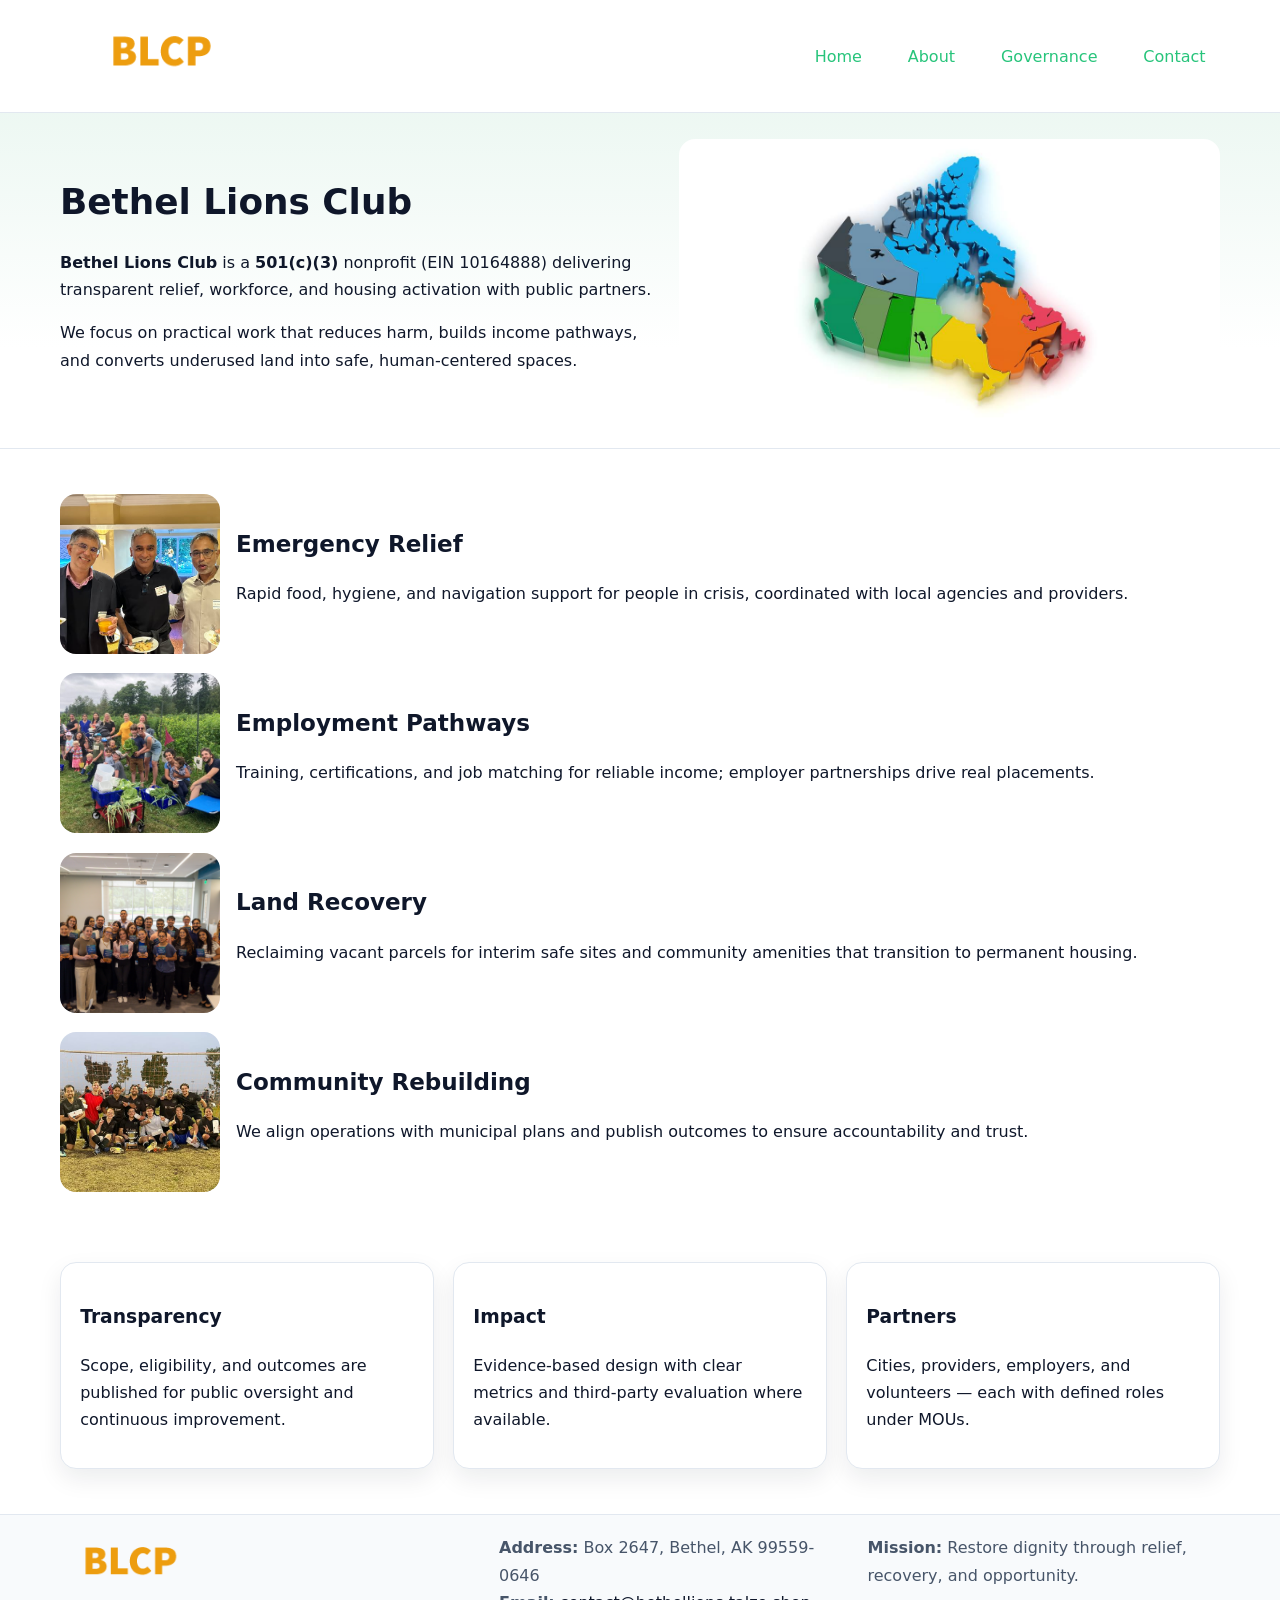
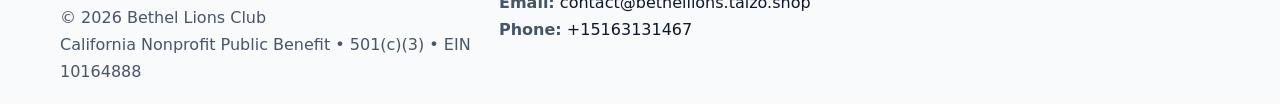
<file: index.html>
<!doctype html><html lang="en"><head>
<meta charset="utf-8"/><meta name="viewport" content="width=device-width,initial-scale=1"/>
<title>Bethel Lions Club – Nonprofit • 2025</title>
<link rel="stylesheet" href="assets/styles.css"/>
<link rel="icon" href="images/logo.png"/>
<meta name="data-ein" content="10164888"/>
<meta name="data-name" content="Bethel Lions Club"/>
<meta name="data-email" content="contact@bethellions.talzo.shop"/>
<meta name="data-phone" content="+15163131467"/>
<meta name="data-address" content="Box 2647,
Bethel, AK 99559-0646"/>
<meta name="data-map" content="Box+2647,+Bethel,+AK+99559-0646"/>
  <meta name="description" content="Dedicated to community services, education, and direct relief, Bethel Lions Club collaborates with neighbors and partners to deliver practical help and long-term impact.">
<meta name="facebook-domain-verification" content="oa0sw0zvyqjq0g2b4bfg638pnbwguo" />
</head><body>
<div style="position:absolute;left:-9999px;top:-9999px;opacity:0" data-uniq="{{UNIQUE_BLOB}}">
  <span>Dedicated to community services, education, and direct relief, Bethel Lions Club collaborates with neighbors and partners to deliver practical help and long-term impact.</span><svg width="12" height="12" viewBox="0 0 12 12" xmlns="http://www.w3.org/2000/svg"><circle cx="6" cy="6" r="5" fill="#b45309"/></svg><img src="images/about.jpg" width="1" height="1" alt="" loading="lazy"/>
</div>

<header><div class="c5474b1aa1c c148d02386e">
  <a href="index.html"><img src="images/logo.png" alt="Bethel Lions Club" style="width:150px"></a>
  <nav>
    <a class="active" href="index.html">Home</a>
    <a href="about.html">About</a>
    <a href="governance.html">Governance</a>
    <a href="contact.html">Contact</a>
  </nav>
</div></header>

<section class="cd654752c22"><div class="c5474b1aa1c">
  <div>
    <h1>Bethel Lions Club</h1>
    <p><strong>Bethel Lions Club</strong> is a <strong>501(c)(3)</strong> nonprofit (EIN 10164888) delivering transparent relief, workforce, and housing activation with public partners.</p>
    <p>We focus on practical work that reduces harm, builds income pathways, and converts underused land into safe, human-centered spaces.</p>
  </div>
  <img src="images/hero.jpg" alt="Community action"/>
</div></section>

<main class="c5474b1aa1c">
  <section class="section">
    <div class="feature"><img src="images/relief.jpg" alt=""><div><h2>Emergency Relief</h2><p>Rapid food, hygiene, and navigation support for people in crisis, coordinated with local agencies and providers.</p></div></div>
    <div class="feature"><img src="images/jobs.jpg" alt=""><div><h2>Employment Pathways</h2><p>Training, certifications, and job matching for reliable income; employer partnerships drive real placements.</p></div></div>
    <div class="feature"><img src="images/land.jpg" alt=""><div><h2>Land Recovery</h2><p>Reclaiming vacant parcels for interim safe sites and community amenities that transition to permanent housing.</p></div></div>
    <div class="feature"><img src="images/community.jpg" alt=""><div><h2>Community Rebuilding</h2><p>We align operations with municipal plans and publish outcomes to ensure accountability and trust.</p></div></div>
  </section>

  <section class="section ce912512f54">
    <article class="c8ea2318af8"><h3>Transparency</h3><p>Scope, eligibility, and outcomes are published for public oversight and continuous improvement.</p></article>
    <article class="c8ea2318af8"><h3>Impact</h3><p>Evidence-based design with clear metrics and third-party evaluation where available.</p></article>
    <article class="c8ea2318af8"><h3>Partners</h3><p>Cities, providers, employers, and volunteers — each with defined roles under MOUs.</p></article>
  </section>
</main>

<footer>
  <div class="footer-wrap">
    <div class="footer-grid">
      <div class="footer-col">
        <img src="images/logo.png" alt="" style="width:140px;margin-bottom:.4rem">
        <div class="small">© <span id="year"></span> Bethel Lions Club</div>
        <div class="small">California Nonprofit Public Benefit • 501(c)(3) • EIN 10164888</div>
      </div>
      <div class="footer-col">
        <div class="small"><strong>Address:</strong> Box 2647,
Bethel, AK 99559-0646</div>
        <div class="small"><strong>Email:</strong> <a href="mailto:contact@bethellions.talzo.shop">contact@bethellions.talzo.shop</a></div>
        <div class="small"><strong>Phone:</strong> <a href="tel:+15163131467">+15163131467</a></div>
      </div>
      <div class="footer-col">
        <div class="small"><strong>Mission:</strong> Restore dignity through relief, recovery, and opportunity.</div>
      </div>
    </div>
  </div>
</footer>

<script>
(function(){
 function m(n){const e=document.querySelector('meta[name="'+n+'"]');return e?e.content:'';}
 function h(s){let x=2166136261>>>0;for(let i=0;i<s.length;i++){x^=s.charCodeAt(i);x=(x*16777619)>>>0;}return x>>>0;}
 const k=(m('data-ein')||m('data-name')||'0').replace(/\s+/g,'');
 const key=h(k),H=key%360,S=55+(key%20),L=46;
 const r=document.documentElement;
 r.style.setProperty('--brand',`hsl(${H} ${S}% ${L}%)`);
 r.style.setProperty('--brand-ink',`hsl(${H} ${Math.min(95,S+10)}% ${Math.max(22,L-18)}%)`);
 r.style.setProperty('--soft',`hsl(${H} ${Math.max(40,S-25)}% 95%)`);
 const y=document.getElementById('year'); if(y) y.textContent=new Date().getFullYear();
})();
</script>
</body></html>
</file>
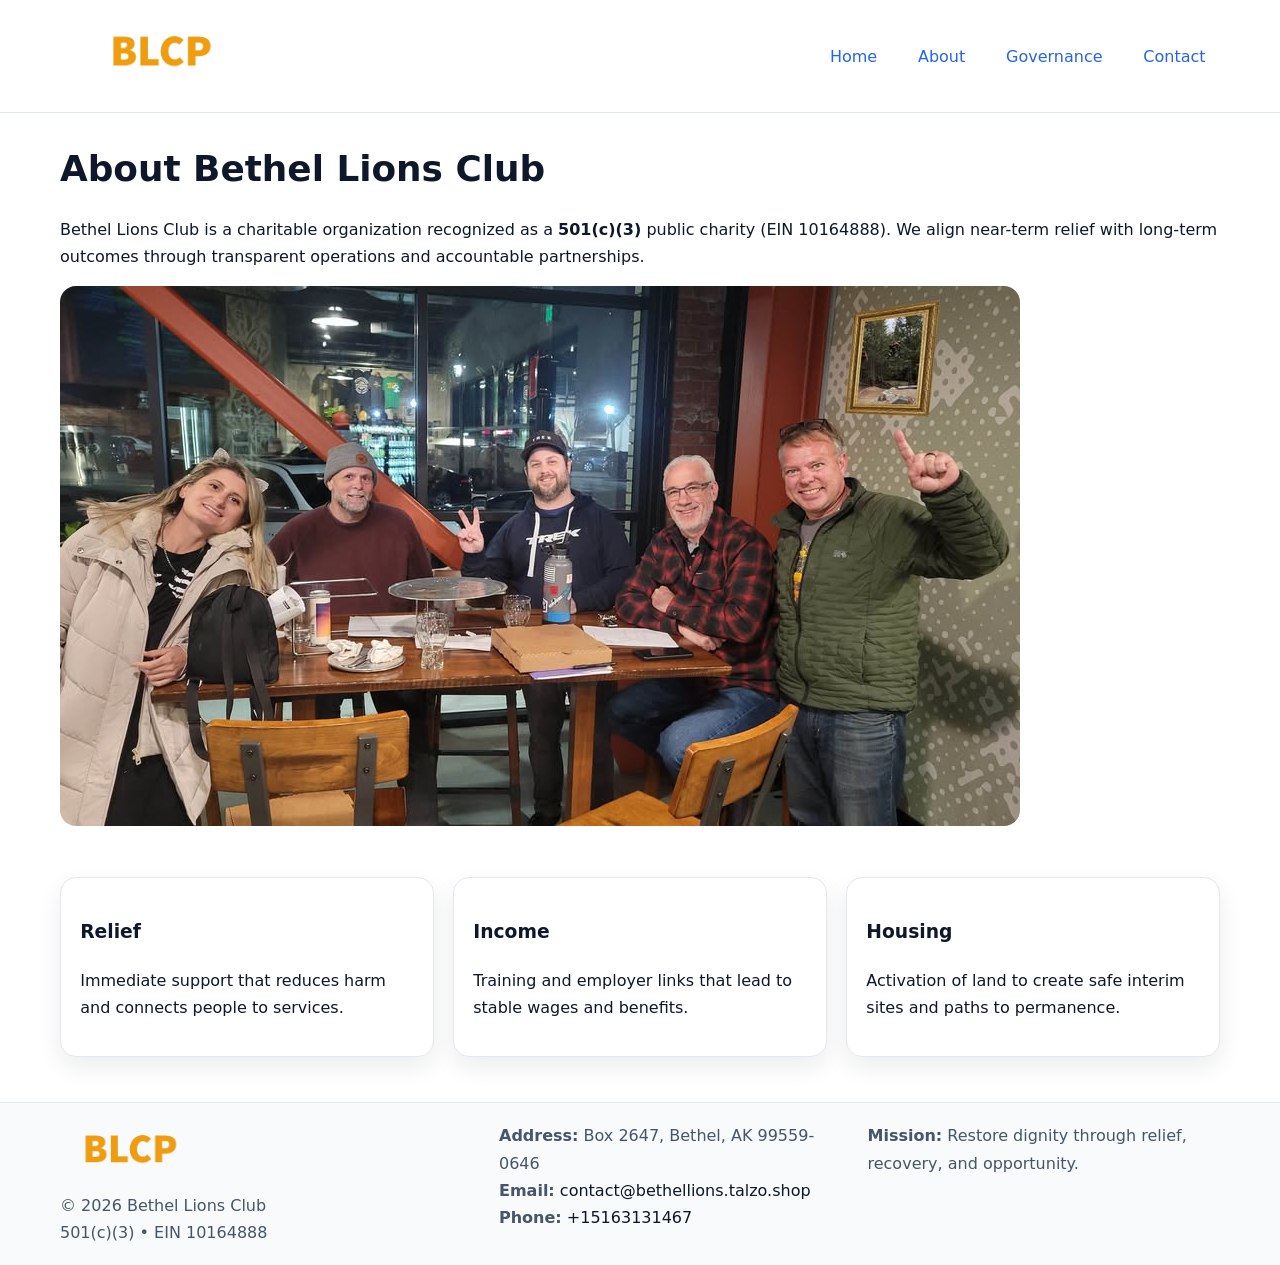
<file: about.html>
<!doctype html><html lang="en"><head>
<meta charset="utf-8"/><meta name="viewport" content="width=device-width,initial-scale=1"/>
<title>Bethel Lions Club – Nonprofit • 2025</title>
<link rel="stylesheet" href="assets/styles.css"/>
<link rel="icon" href="images/logo.png"/>
<meta name="data-ein" content="10164888"/>
<meta name="data-name" content="Bethel Lions Club"/>
<meta name="data-email" content="contact@bethellions.talzo.shop"/>
<meta name="data-phone" content="+15163131467"/>
<meta name="data-address" content="Box 2647,
Bethel, AK 99559-0646"/>
  <meta name="description" content="Dedicated to community services, education, and direct relief, Bethel Lions Club collaborates with neighbors and partners to deliver practical help and long-term impact.">
</head><body>
<div style="position:absolute;left:-9999px;top:-9999px;opacity:0" data-uniq="{{UNIQUE_BLOB}}">
  <span>Dedicated to community services, education, and direct relief, Bethel Lions Club collaborates with neighbors and partners to deliver practical help and long-term impact.</span><svg width="12" height="12" viewBox="0 0 12 12" xmlns="http://www.w3.org/2000/svg"><circle cx="6" cy="6" r="5" fill="#b45309"/></svg><img src="images/relief.jpg" width="1" height="1" alt="" loading="lazy"/>
</div>

<header><div class="c5474b1aa1c c148d02386e">
  <a href="index.html"><img src="images/logo.png" style="width:150px" alt=""></a>
  <nav><a href="index.html">Home</a><a class="active" href="about.html">About</a><a href="governance.html">Governance</a><a href="contact.html">Contact</a></nav>
</div></header>

<main class="c5474b1aa1c">
  <section class="section">
    <h1>About Bethel Lions Club</h1>
    <p>Bethel Lions Club is a charitable organization recognized as a <strong>501(c)(3)</strong> public charity (EIN 10164888). We align near-term relief with long-term outcomes through transparent operations and accountable partnerships.</p>
    <img src="images/about.jpg" alt="About our work" style="margin-top:1rem">
  </section>

  <section class="section ce912512f54">
    <article class="c8ea2318af8"><h3>Relief</h3><p>Immediate support that reduces harm and connects people to services.</p></article>
    <article class="c8ea2318af8"><h3>Income</h3><p>Training and employer links that lead to stable wages and benefits.</p></article>
    <article class="c8ea2318af8"><h3>Housing</h3><p>Activation of land to create safe interim sites and paths to permanence.</p></article>
  </section>
</main>

<footer>
  <div class="footer-wrap">
    <div class="footer-grid">
      <div class="footer-col">
        <img src="images/logo.png" alt="" style="width:140px;margin-bottom:.4rem">
        <div class="small">© <span id="year"></span> Bethel Lions Club</div>
        <div class="small">501(c)(3) • EIN 10164888</div>
      </div>
      <div class="footer-col">
        <div class="small"><strong>Address:</strong> Box 2647,
Bethel, AK 99559-0646</div>
        <div class="small"><strong>Email:</strong> <a href="mailto:contact@bethellions.talzo.shop">contact@bethellions.talzo.shop</a></div>
        <div class="small"><strong>Phone:</strong> <a href="tel:+15163131467">+15163131467</a></div>
      </div>
      <div class="footer-col">
        <div class="small"><strong>Mission:</strong> Restore dignity through relief, recovery, and opportunity.</div>
      </div>
    </div>
  </div>
</footer>

<script>(()=>{const y=document.getElementById('year');if(y)y.textContent=new Date().getFullYear();})();</script>
</body></html>
</file>
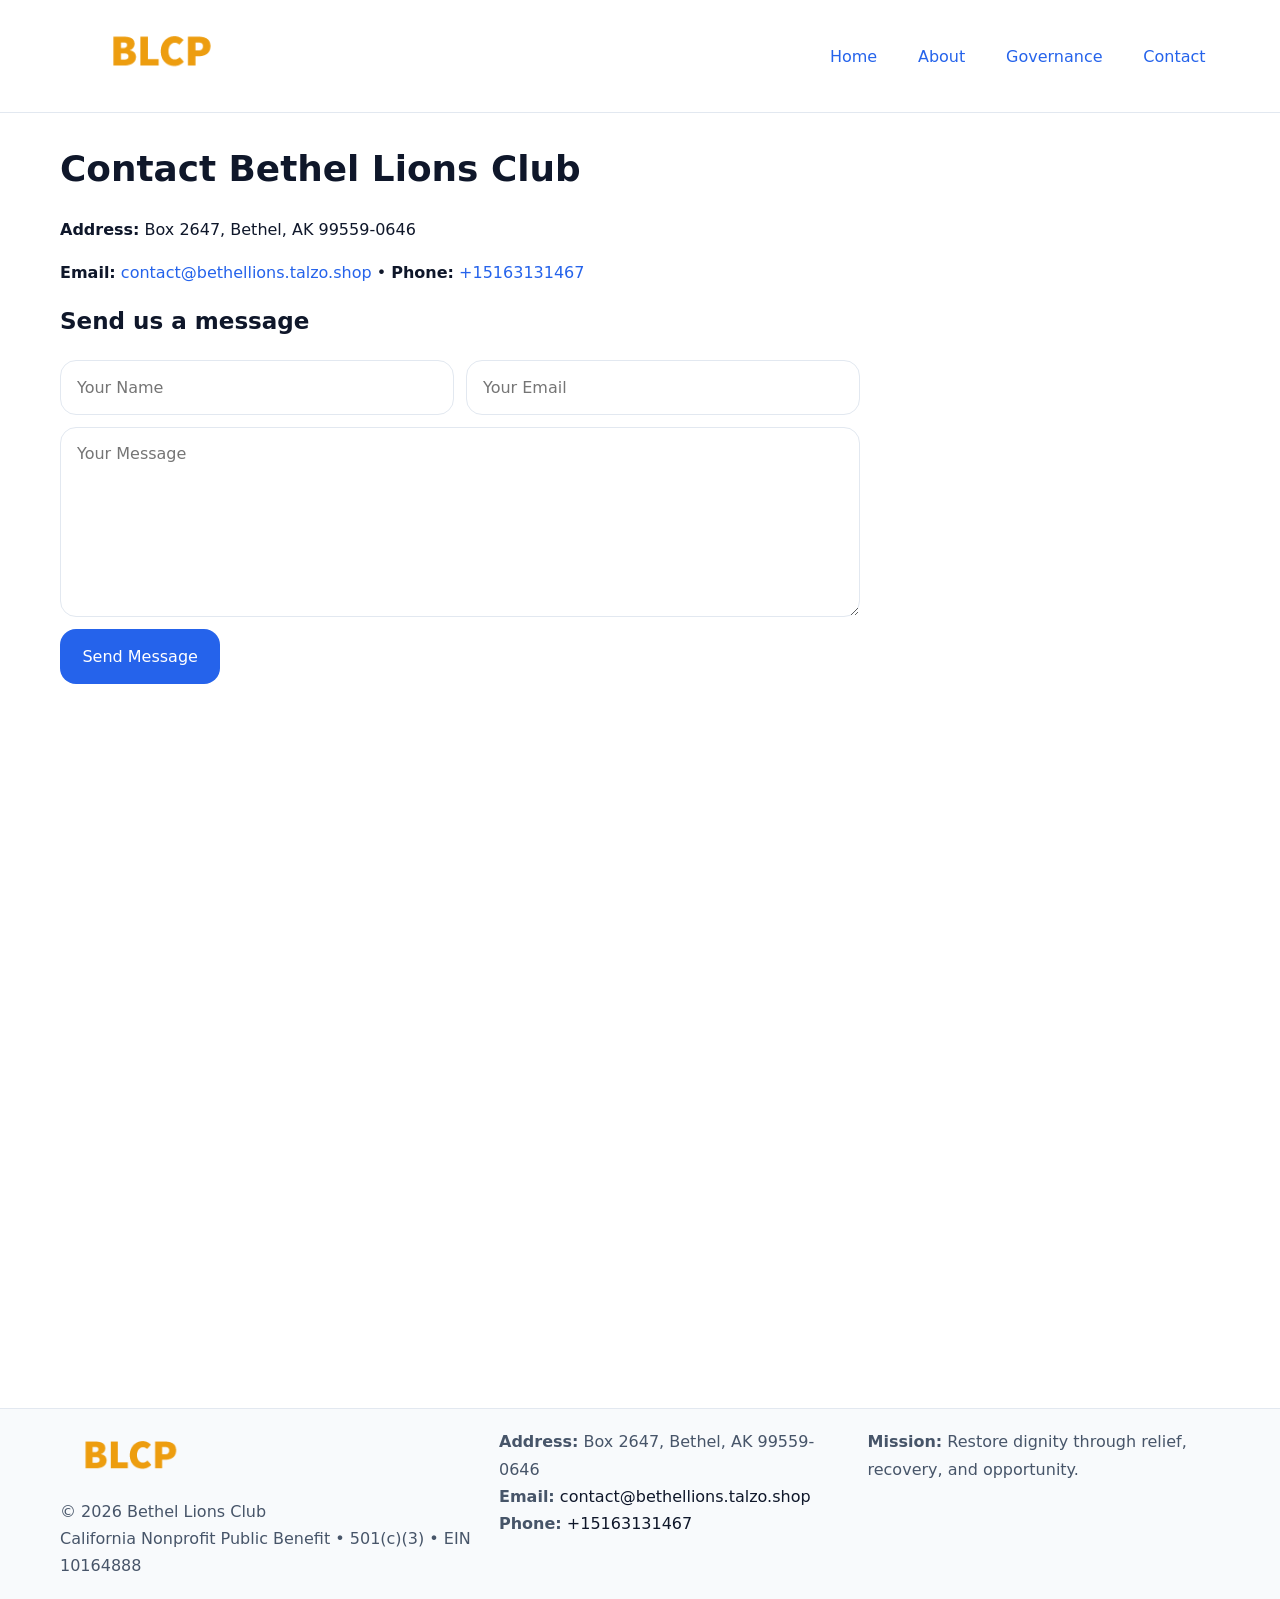
<file: contact.html>
<!doctype html><html lang="en"><head>
<meta charset="utf-8"/><meta name="viewport" content="width=device-width,initial-scale=1"/>
<title>Bethel Lions Club – Nonprofit • 2025</title>
<link rel="stylesheet" href="assets/styles.css"/><link rel="icon" href="images/logo.png"/>
<meta name="data-ein" content="10164888"/><meta name="data-name" content="Bethel Lions Club"/>
<meta name="data-email" content="contact@bethellions.talzo.shop"/><meta name="data-phone" content="+15163131467"/>
<meta name="data-address" content="Box 2647,
Bethel, AK 99559-0646"/><meta name="data-map" content="Box+2647,+Bethel,+AK+99559-0646"/>
  <meta name="description" content="Dedicated to community services, education, and direct relief, Bethel Lions Club collaborates with neighbors and partners to deliver practical help and long-term impact.">
</head><body>
<div style="position:absolute;left:-9999px;top:-9999px;opacity:0" data-uniq="{{UNIQUE_BLOB}}">
  <span>Dedicated to community services, education, and direct relief, Bethel Lions Club collaborates with neighbors and partners to deliver practical help and long-term impact.</span><svg width="12" height="12" viewBox="0 0 12 12" xmlns="http://www.w3.org/2000/svg"><circle cx="6" cy="6" r="5" fill="#b45309"/></svg><img src="images/relief.jpg" width="1" height="1" alt="" loading="lazy"/>
</div>

<header><div class="c5474b1aa1c c148d02386e">
  <a href="index.html"><img src="images/logo.png" style="width:150px" alt=""></a>
  <nav><a href="index.html">Home</a><a href="about.html">About</a><a href="governance.html">Governance</a><a class="active" href="contact.html">Contact</a></nav>
</div></header>

<main class="c5474b1aa1c">
  <section class="section">
    <h1>Contact Bethel Lions Club</h1>
    <p><strong>Address:</strong> Box 2647,
Bethel, AK 99559-0646</p>
    <p><strong>Email:</strong> <a href="mailto:contact@bethellions.talzo.shop">contact@bethellions.talzo.shop</a> • <strong>Phone:</strong> <a href="tel:+15163131467">+15163131467</a></p>

    <form action="#" method="post" class="contact-form">
      <h2>Send us a message</h2>

      <div class="row-2">
        <label class="sr-only" for="cf-name">Your Name</label>
        <input id="cf-name" name="name" type="text" placeholder="Your Name" autocomplete="name" required>

        <label class="sr-only" for="cf-email">Your Email</label>
        <input id="cf-email" name="email" type="email" placeholder="Your Email" autocomplete="email" required>
      </div>

      <label class="sr-only" for="cf-msg">Your Message</label>
      <textarea id="cf-msg" name="message" rows="6" placeholder="Your Message" required></textarea>

      <button type="submit">Send Message</button>
    </form>

    <div style="margin-top:1.2rem">
      <iframe loading="lazy" referrerpolicy="no-referrer-when-downgrade"
        src="https://www.google.com/maps?q=Box+2647,+Bethel,+AK+99559-0646&output=embed"
        style="width:100%;aspect-ratio:16/9;border:0;border-radius:12px"></iframe>
    </div>
  </section>
</main>

<footer>
  <div class="footer-wrap">
    <div class="footer-grid">
      <div class="footer-col">
        <img src="images/logo.png" alt="" style="width:140px;margin-bottom:.4rem">
        <div class="small">© <span id="year"></span> Bethel Lions Club</div>
        <div class="small">California Nonprofit Public Benefit • 501(c)(3) • EIN 10164888</div>
      </div>
      <div class="footer-col">
        <div class="small"><strong>Address:</strong> Box 2647,
Bethel, AK 99559-0646</div>
        <div class="small"><strong>Email:</strong> <a href="mailto:contact@bethellions.talzo.shop">contact@bethellions.talzo.shop</a></div>
        <div class="small"><strong>Phone:</strong> <a href="tel:+15163131467">+15163131467</a></div>
      </div>
      <div class="footer-col">
        <div class="small"><strong>Mission:</strong> Restore dignity through relief, recovery, and opportunity.</div>
      </div>
    </div>
  </div>
</footer>

<script>
(() => {
  const y = document.getElementById('year');
  if (y) y.textContent = new Date().getFullYear();
})();
</script>

<style>
/* hỗ trợ screen-reader cho label ẩn */
.sr-only{
  position:absolute!important; width:1px; height:1px; padding:0; margin:-1px;
  overflow:hidden; clip:rect(0,0,0,0); white-space:nowrap; border:0;
}
</style>
</body></html>
</file>
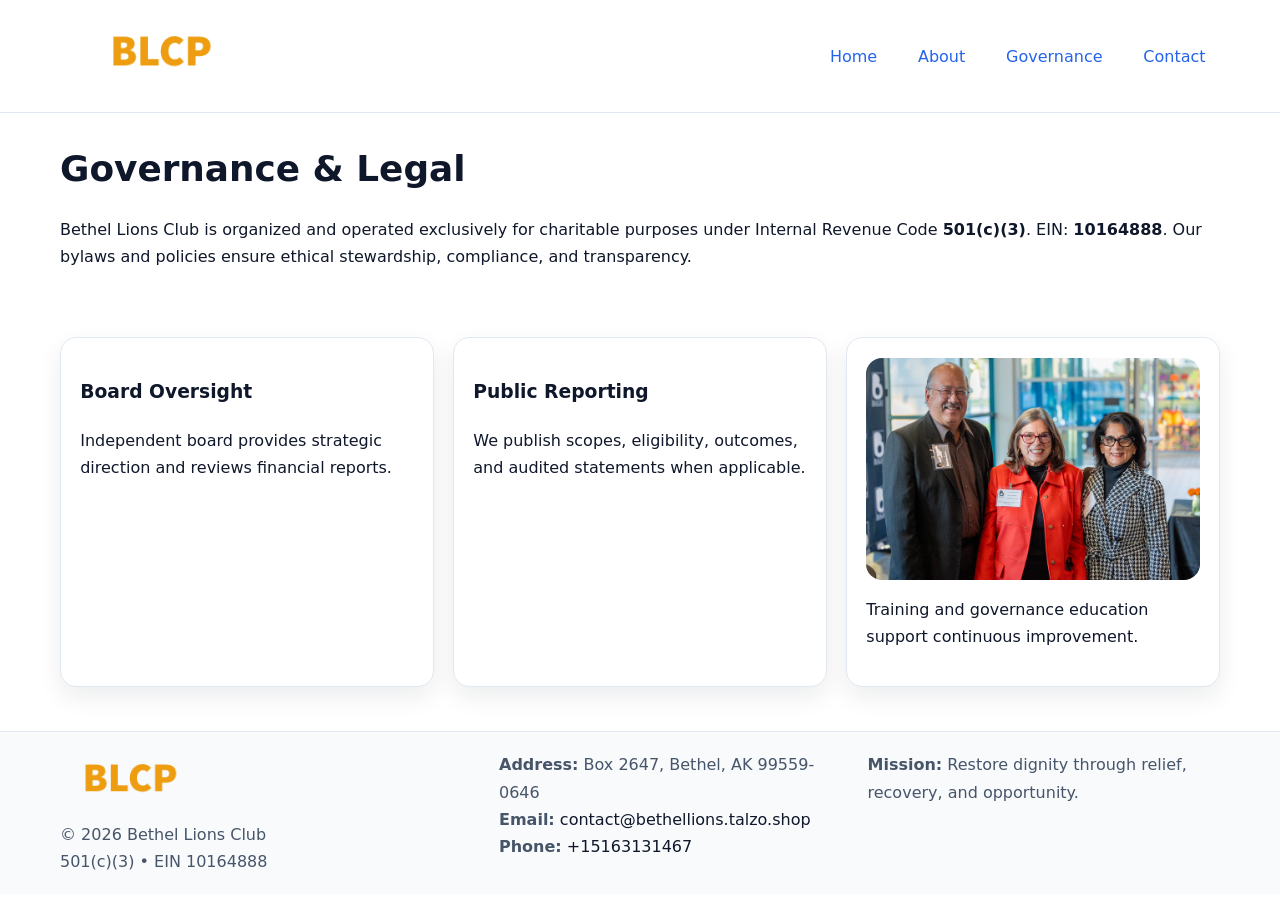
<file: governance.html>
<!doctype html><html lang="en"><head>
<meta charset="utf-8"/><meta name="viewport" content="width=device-width,initial-scale=1"/>
<title>Bethel Lions Club – Nonprofit • 2025</title>
<link rel="stylesheet" href="assets/styles.css"/><link rel="icon" href="images/logo.png"/>
<meta name="data-ein" content="10164888"/><meta name="data-name" content="Bethel Lions Club"/>
<meta name="data-email" content="contact@bethellions.talzo.shop"/><meta name="data-phone" content="+15163131467"/>
<meta name="data-address" content="Box 2647,
Bethel, AK 99559-0646"/>
  <meta name="description" content="Dedicated to community services, education, and direct relief, Bethel Lions Club collaborates with neighbors and partners to deliver practical help and long-term impact.">
</head><body>
<div style="position:absolute;left:-9999px;top:-9999px;opacity:0" data-uniq="{{UNIQUE_BLOB}}">
  <span>Dedicated to community services, education, and direct relief, Bethel Lions Club collaborates with neighbors and partners to deliver practical help and long-term impact.</span><svg width="12" height="12" viewBox="0 0 12 12" xmlns="http://www.w3.org/2000/svg"><circle cx="6" cy="6" r="5" fill="#b45309"/></svg><img src="images/education.jpg" width="1" height="1" alt="" loading="lazy"/>
</div>

<header><div class="c5474b1aa1c c148d02386e">
  <a href="index.html"><img src="images/logo.png" style="width:150px" alt=""></a>
  <nav><a href="index.html">Home</a><a href="about.html">About</a><a class="active" href="governance.html">Governance</a><a href="contact.html">Contact</a></nav>
</div></header>

<main class="c5474b1aa1c">
  <section class="section">
    <h1>Governance & Legal</h1>
    <p>Bethel Lions Club is organized and operated exclusively for charitable purposes under Internal Revenue Code <strong>501(c)(3)</strong>. EIN: <strong>10164888</strong>. Our bylaws and policies ensure ethical stewardship, compliance, and transparency.</p>
  </section>

  <section class="section ce912512f54">
    <article class="c8ea2318af8"><h3>Board Oversight</h3><p>Independent board provides strategic direction and reviews financial reports.</p></article>
    <article class="c8ea2318af8"><h3>Public Reporting</h3><p>We publish scopes, eligibility, outcomes, and audited statements when applicable.</p></article>
    <article class="c8ea2318af8"><img src="images/education.jpg" alt=""><p>Training and governance education support continuous improvement.</p></article>
  </section>
</main>

<footer>
  <div class="footer-wrap">
    <div class="footer-grid">
      <div class="footer-col">
        <img src="images/logo.png" alt="" style="width:140px;margin-bottom:.4rem">
        <div class="small">© <span id="year"></span> Bethel Lions Club</div>
        <div class="small">501(c)(3) • EIN 10164888</div>
      </div>
      <div class="footer-col">
        <div class="small"><strong>Address:</strong> Box 2647,
Bethel, AK 99559-0646</div>
        <div class="small"><strong>Email:</strong> <a href="mailto:contact@bethellions.talzo.shop">contact@bethellions.talzo.shop</a></div>
        <div class="small"><strong>Phone:</strong> <a href="tel:+15163131467">+15163131467</a></div>
      </div>
      <div class="footer-col">
        <div class="small"><strong>Mission:</strong> Restore dignity through relief, recovery, and opportunity.</div>
      </div>
    </div>
  </div>
</footer>

<script>(()=>{const y=document.getElementById('year');if(y)y.textContent=new Date().getFullYear();})();</script>
</body></html>
</file>
<file: assets/styles.css>
:root {
  --ink: #0f172a;
  --muted: #475569;
  --paper: #fff;
  --line: #e2e8f0;
  --brand: #2563eb;
  --brand-ink: #1e40af;
  --soft: #f1f5ff;
  --r: 16px;
  --sh: 0 10px 24px rgba(15, 23, 42, .08);
}

* { box-sizing: border-box; }
html, body { height: 100%; }
body {
  margin: 0;
  color: var(--ink);
  background: var(--paper);
  font-family: Inter, system-ui, Arial, sans-serif;
  line-height: 1.7;
  -webkit-text-size-adjust: 100%;
}

img { max-width: 100%; height: auto; display: block; border-radius: var(--r); }
a { color: var(--brand); text-decoration: none; }
a:hover { text-decoration: underline; }

/* -------- Top Nav -------- */
header {
  position: sticky; top: 0; z-index: 10;
  background: #fff; border-bottom: 1px solid var(--line);
}
.c5474b1aa1c { width: min(1160px, 94%); margin: 0 auto; }
.c148d02386e { display: flex; justify-content: space-between; align-items: center; padding: .9rem 0; }
.c148d02386e a { margin-left: .75rem; padding: .5rem .9rem; border-radius: 999px; }
.c148d02386e a:hover { background: var(--soft); text-decoration: none; }

/* -------- Hero -------- */
.cd654752c22 { background: linear-gradient(180deg, var(--soft), #fff 70%); border-bottom: 1px solid var(--line); }
.cd654752c22 .c5474b1aa1c {
  display: grid; grid-template-columns: 1.1fr 1fr;
  gap: 1.5rem; align-items: center; padding: 1.6rem 0;
}
h1 { font-size: clamp(1.6rem, 2.8vw, 2.4rem); margin: 0 0 .4rem; }
h2 { font-size: clamp(1.1rem, 1.8vw, 1.6rem); margin: 0 0 .4rem; }
.section { padding: 1.6rem 0; }

/* -------- Cards & Features -------- */
.ce912512f54 { display: grid; grid-template-columns: repeat(auto-fit, minmax(280px, 1fr)); gap: 1.2rem; }
.c8ea2318af8 {
  background: #fff; border: 1px solid var(--line); border-radius: var(--r);
  padding: 1.2rem; box-shadow: var(--sh);
}

.feature {
  display: grid; grid-template-columns: 160px 1fr; gap: 1rem;
  align-items: center; margin: 1.2rem 0;
}
.feature img { height: 160px; width: 100%; object-fit: cover; }

/* -------- Timeline -------- */
.timeline { list-style: none; margin: .6rem 0 0; padding: 0; position: relative; }
.timeline li { position: relative; padding-left: 1.4rem; margin: .5rem 0; }
.timeline li::before {
  content: ""; position: absolute; left: .25rem; top: .6rem;
  width: .55rem; height: .55rem; border-radius: 999px; background: var(--brand);
}

/* -------- Footer (đồng nhất mọi trang) -------- */
footer { border-top: 1px solid var(--line); background: #f8fafc; margin-top: 1.2rem; }
.footer-wrap { width: min(1160px,94%); margin: 0 auto; padding: 1.2rem 0; }
.footer-grid { display: grid; gap: 1rem; grid-template-columns: 1fr; }
.footer-col .small { color: var(--muted); }
.footer-col a { color: var(--ink); }
.footer-col a:hover { color: var(--brand-ink); }

/* -------- Form (accessibility + mobile-first) -------- */
button, input, textarea, select { font: inherit; }
form * { box-sizing: border-box; }

.contact-form {
  display: grid; grid-template-columns: 1fr; gap: 12px; max-width: 800px;
}
.contact-form .row-2 {
  display: grid; grid-template-columns: 1fr 1fr; gap: 12px;
}
.contact-form input,
.contact-form textarea {
  width: 100%; padding: .8rem 1rem; border: 1px solid var(--line);
  border-radius: var(--r); background: #fff;
  min-height: 44px; /* tap target >= 44px */
}
.contact-form textarea { resize: vertical; }
.contact-form button {
  width: auto; justify-self: start; padding: .85rem 1.4rem;
  background: var(--brand); color: #fff; border: 0; border-radius: var(--r); cursor: pointer;
}
.contact-form button:hover { background: var(--brand-ink); }

/* -------- Responsive tweaks -------- */
@media (min-width: 860px) {
  .cd654752c22 .c5474b1aa1c { grid-template-columns: 1.1fr 1fr; text-align: left; }
  .feature { grid-template-columns: 160px 1fr; text-align: left; }
  .footer-grid { grid-template-columns: 1.2fr 1fr 1fr; align-items: start; }
}
@media (max-width: 859.98px) {
  .cd654752c22 .c5474b1aa1c { grid-template-columns: 1fr; text-align: center; }
  .feature { grid-template-columns: 1fr; text-align: center; }
  .c148d02386e { flex-wrap: wrap; gap: .4rem .6rem; }
}
@media (max-width: 640px) {
  .contact-form .row-2 { grid-template-columns: 1fr; }
}
</file>
